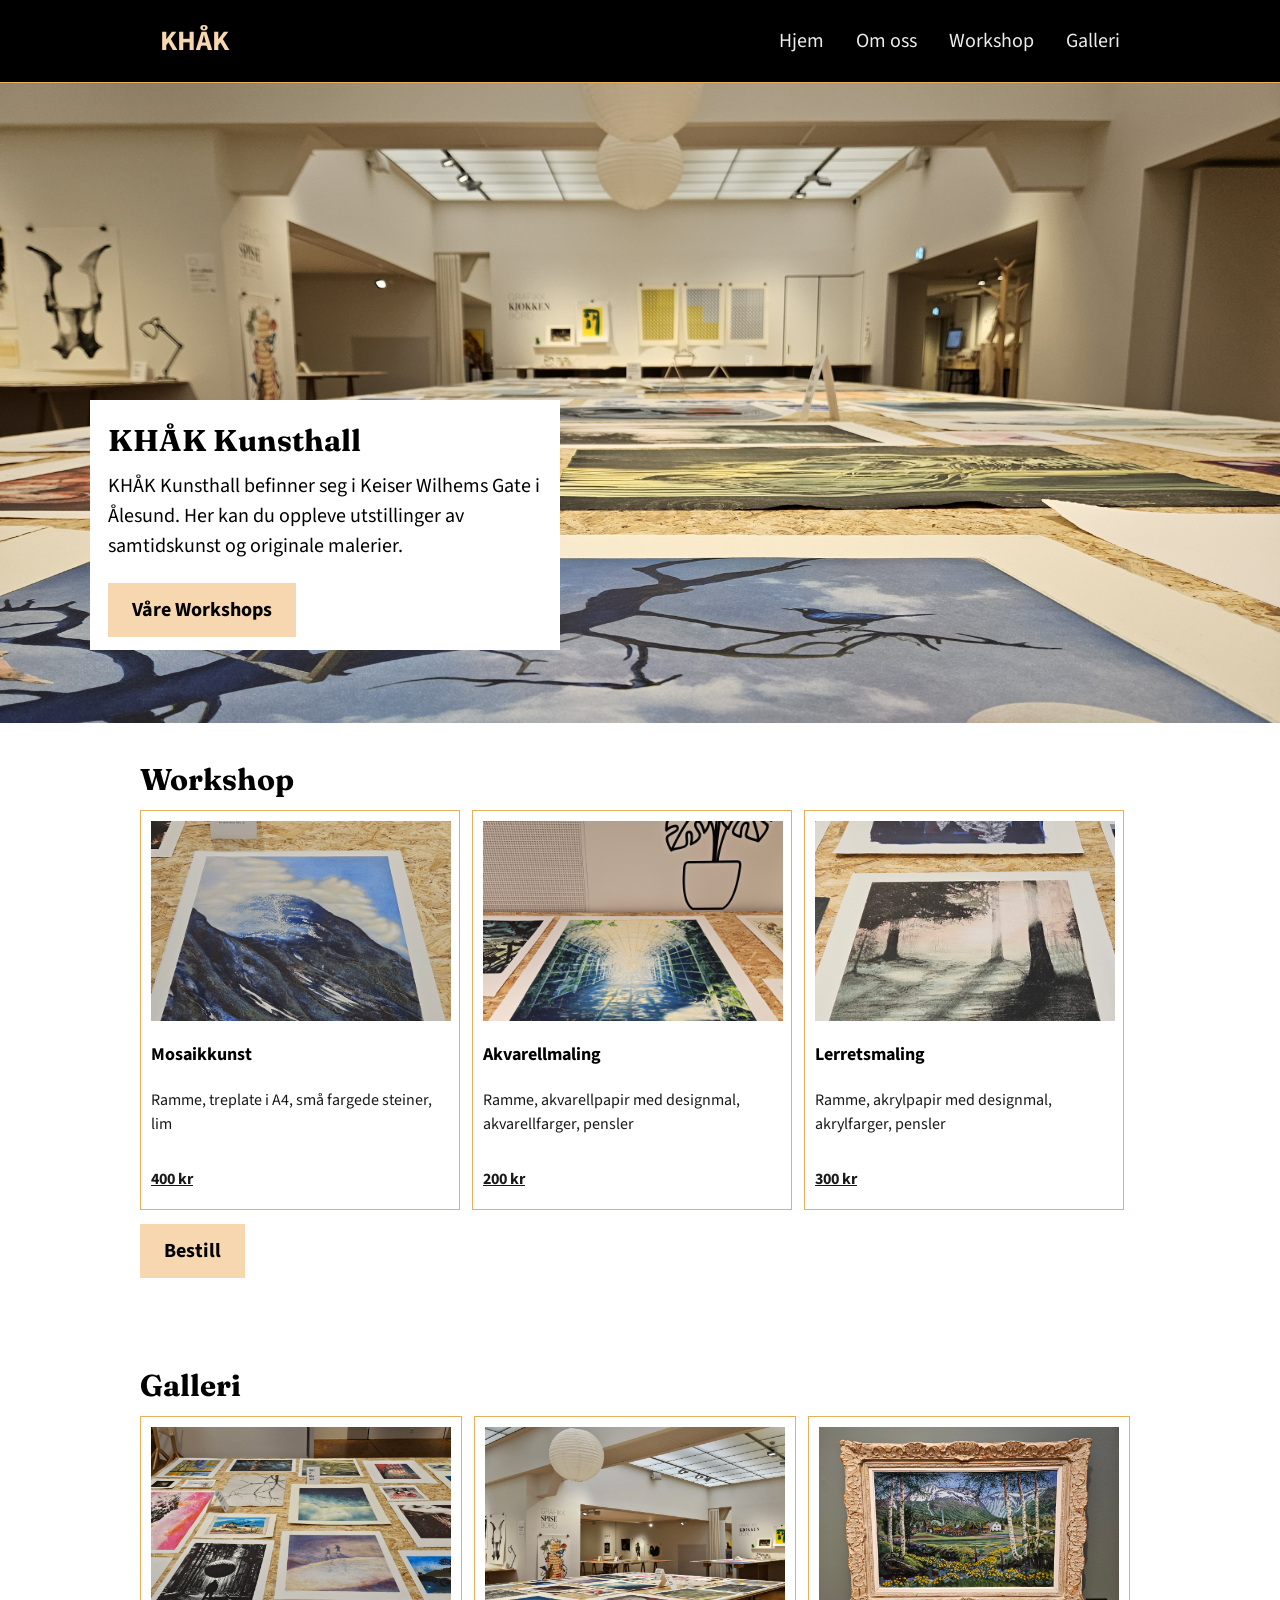
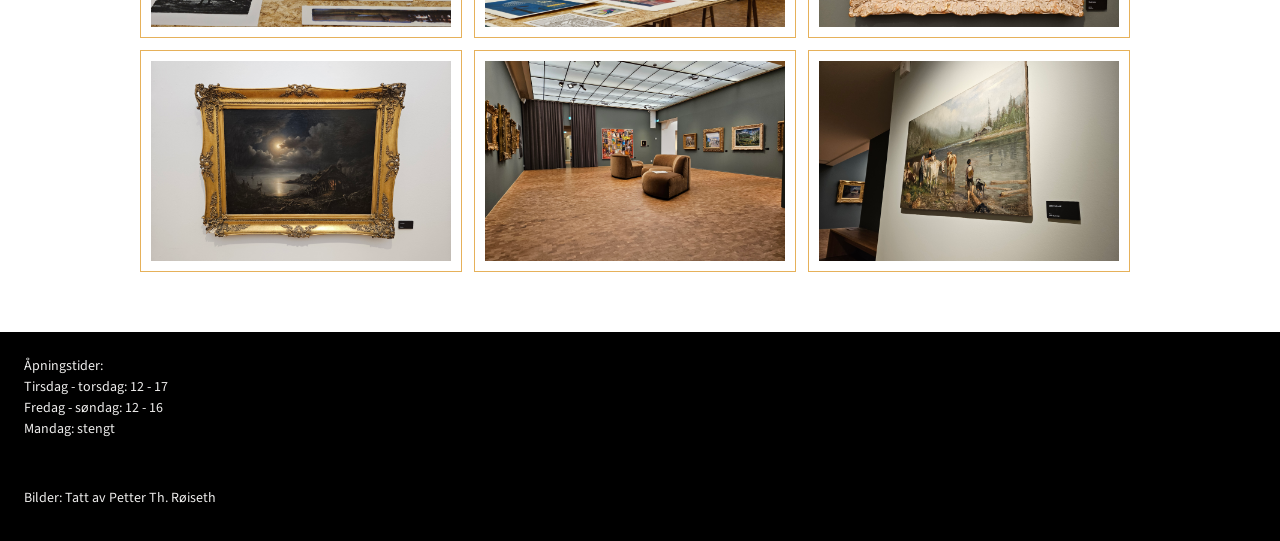
<file: index.html>
<!doctype html>
<html lang="no">
  <head>
    <meta charset="UTF-8" />
    <meta name="viewport" content="width=device-width, initial-scale=1.0" />
    <meta name="description" content="Craftsvilla Project" />
    <title>KHÅK Kunsthall</title>
    <!-- Links -->
    <!-- <link rel="shortcut icon" href="images/mars.png" type="image/x-icon" /> -->
    <link rel="preconnect" href="https://fonts.googleapis.com" />
    <link rel="preconnect" href="https://fonts.gstatic.com" crossorigin />
    <link
      href="https://fonts.googleapis.com/css2?family=Fraunces:ital,opsz,wght@0,9..144,100..900;1,9..144,100..900&family=Source+Sans+3:ital,wght@0,200..900;1,200..900&display=swap"
      rel="stylesheet"
    />
    <link rel="stylesheet" href="style.css" />
    <!-- Links END -->
  </head>
  <body>
    <!-- Header -->
    <header id="home">
      <div class="content">
        <a class="logo" href="#home">KHÅK</a>
        <nav>
          <ul class="menu">
            <li><a href="#home">Hjem</a></li>
            <li><a href="#aboutus">Om oss</a></li>
            <li><a href="#workshop">Workshop</a></li>
            <li><a href="#gallery">Galleri</a></li>
          </ul>
        </nav>
      </div>
    </header>

    <!-- Main -->
    <!-- Hero -->
    <main>
      <section class="hero">
        <img src="images/bord1.jpg" alt="Bilde av bord med malerier på" />
        <div class="content" id="hero-container">
          <h1>KHÅK Kunsthall</h1>
          <p>
            KHÅK Kunsthall befinner seg i Keiser Wilhems Gate i Ålesund. Her kan
            du oppleve utstillinger av samtidskunst og originale malerier.
          </p>
          <a class="button" href="#workshop">Våre Workshops</a>
        </div>
      </section>

      <!-- Om oss -->

      <!-- Workshop -->
      <section class="section">
        <div class="content">
          <h2>Workshop</h2>
          <div class="workshop" id="workshop">
            <article class="image-card">
              <img src="images/fjell.jpg" alt="Bilde av mosaikkunst" />
              <h3>Mosaikkunst</h3>
              <p>Ramme, treplate i A4, små fargede steiner, lim</p>
              <p class="pricetag">400 kr</p>
            </article>

            <article class="image-card">
              <img src="images/hage.jpg" alt="Bilde av akvarellmaling" />
              <h3>Akvarellmaling</h3>
              <p>Ramme, akvarellpapir med designmal, akvarellfarger, pensler</p>
              <p class="pricetag">200 kr</p>
            </article>

            <article class="image-card">
              <img src="images/skog.jpg" alt="Bilde av lerretsmaling" />
              <h3>Lerretsmaling</h3>
              <p>Ramme, akrylpapir med designmal, akrylfarger, pensler</p>
              <p class="pricetag">300 kr</p>
            </article>
          </div>
          <a class="button" href="order.html">Bestill</a>
        </div>
      </section>

      <!-- Galleri -->
      <section class="section">
        <div class="content">
          <h2>Galleri</h2>
          <div class="workshop" id="gallery">
            <article class="image-card">
              <img src="images/bord2.jpg" alt="Bilde av mosaikkunst" />
            </article>

            <article class="image-card">
              <img src="images/bord3.jpg" alt="Bilde av akvarellmaling" />
            </article>

            <article class="image-card">
              <img src="images/maleri_gård.jpg" alt="Bilde av lerretsmaling" />
            </article>

            <article class="image-card">
              <img src="images/maleri_natt.jpg" alt="Bilde av lerretsmaling" />
            </article>

            <article class="image-card">
              <img src="images/kjellholm.jpg" alt="Bilde av lerretsmaling" />
            </article>

            <article class="image-card">
              <img src="images/kuer.jpg" alt="Bilde av lerretsmaling" />
            </article>
          </div>
        </div>
      </section>
    </main>

    <!-- Footer -->
    <footer>
      <div class="content">
        <ul class="openinghours">
          <li>Åpningstider:</li>
          <li>Tirsdag - torsdag: 12 - 17</li>
          <li>Fredag - søndag: 12 - 16</li>
          <li>Mandag: stengt</li>
        </ul>
        <p>Bilder: Tatt av Petter Th. Røiseth</p>
      </div>
    </footer>
  </body>
</html>
</file>
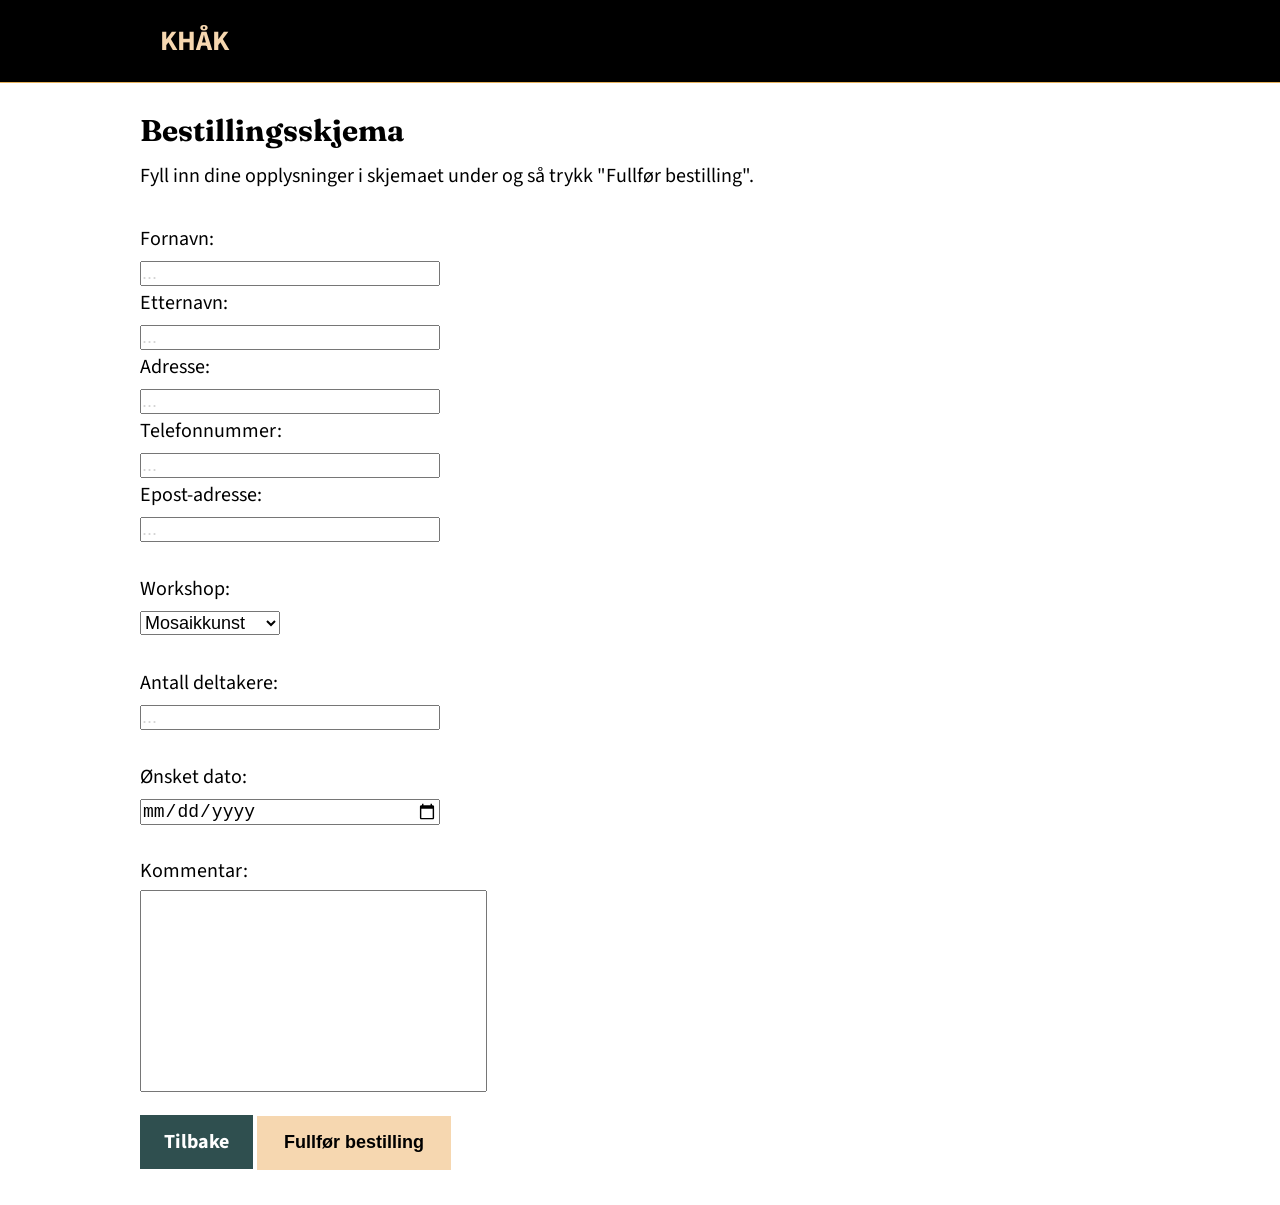
<file: order.html>
<!doctype html>
<html lang="no">
  <head>
    <meta charset="UTF-8" />
    <meta name="viewport" content="width=device-width, initial-scale=1.0" />
    <meta name="description" content="Craftsvilla Project" />
    <title>KHÅK Kunsthall</title>
    <!-- Links -->
    <!-- <link rel="shortcut icon" href="images/mars.png" type="image/x-icon" /> -->
    <link rel="preconnect" href="https://fonts.googleapis.com" />
    <link rel="preconnect" href="https://fonts.gstatic.com" crossorigin />
    <link
      href="https://fonts.googleapis.com/css2?family=Fraunces:ital,opsz,wght@0,9..144,100..900;1,9..144,100..900&family=Source+Sans+3:ital,wght@0,200..900;1,200..900&display=swap"
      rel="stylesheet"
    />
    <link rel="stylesheet" href="order.css" />
    <!-- Links END -->
  </head>
  <body>
    <!-- Header -->
    <header id="home">
      <div class="content">
        <a class="logo" href="#home">KHÅK</a>
        <nav></nav>
      </div>
    </header>

    <!-- Information -->
    <main>
      <section class="section">
        <div class="content">
          <h2>Bestillingsskjema</h2>
          <div class="info" id="info">
            <p>
              Fyll inn dine opplysninger i skjemaet under og så trykk "Fullfør
              bestilling".
            </p>
          </div>
        </div>
      </section>

      <!-- Orderform -->
      <section class="content">
        <form class="orderform" action="">
          <!-- Personal info -->
          <label for="">Fornavn:</label>
          <input type="text" placeholder="..." />
          <label for="">Etternavn:</label>
          <input type="text" placeholder="..." />
          <label for="">Adresse:</label>
          <input type="text" placeholder="..." />
          <label for="">Telefonnummer:</label>
          <input type="tel" placeholder="..." />
          <label for="">Epost-adresse:</label>
          <input type="email" placeholder="..." /> <br />
          <br />
          <!-- Workshop info -->
          <label for="">Workshop:</label>
          <select name="workshop" id="workshop">
            <option value="">Mosaikkunst</option>
            <option value="">Akvarellmaling</option>
            <option value="">Lerretsmaling</option>
          </select>
          <br />
          <br />
          <label for="">Antall deltakere:</label>
          <input
            type="number"
            name="participants"
            id="participants"
            placeholder="..."
          />
          <br />
          <br />
          <label for="">Ønsket dato:</label>
          <input type="date" name="date" id="date" />
          <br />
          <br />
          <label for="">Kommentar:</label>
          <textarea name="comment" id="comment" cols="30" rows="10"></textarea>
        </form>
      </section>

      <!-- Buttons -->
      <section class="content">
        <div class="orderbuttons">
          <a class="button" id="back" href="index.html">Tilbake</a>
          <!-- <a class="button" href="#workshop">Fullfør bestilling</a> -->
          <input id="orderfinish" type="submit" value="Fullfør bestilling" />
        </div>
      </section>
    </main>
  </body>
</html>
</file>
<file: style.css>
/* CSS Reset */

* {
  margin: 0;
  padding: 0;
  box-sizing: border-box;
}

:root {
  --background: #000000;
  --backgroundbody: #ffffff;
  --text: hsl(38, 7%, 93%);
  --textblack: #000000;
  --sand: rgb(246, 215, 176);
  --space: 20px;
  --small-space: 12px;
}

html {
  scroll-behavior: smooth;
}

body {
  background-color: var(--backgroundbody);
  color: var(--textblack);
  font-family: "Source Sans 3", sans-serif;
  font-size: 20px;
  line-height: 1.5;
}

header {
  /* position: sticky; */
  /* top: 0; */
  background-color: var(--background);
  border-bottom: 1px solid rgba(230, 177, 90, 100);
}

header .content {
  display: flex;
  justify-content: space-between;
  align-items: center;
  padding: var(--space);
}

h1,
h2 {
  font-family: "Fraunces", Georgia, "Times New Roman, Times, serif";
  margin-bottom: 8px;
}

h1 {
  font-size: 30px;
}

h3 {
  padding: 10px;
  font-size: 18px;
}

p {
  margin: 0 0 8px;
}

.logo {
  color: var(--sand);
  font-size: 28px;
  font-weight: 700;
  text-decoration: none;
}

.menu {
  display: flex;
  gap: 32px;
  list-style: none;
}

.menu a {
  color: var(--text);
  text-decoration: none;
}

.content {
  width: 1000px;
  margin: 0 auto;
}

.hero .content {
  /* min-height: 420px; */
  /* padding: 40px 0; */
  color: var(--textblack);
  /* background-color: var(--backgroundbody);
  background-image: url(images/bord1.jpg);
  background-repeat: no-repeat;
  background-position: right center;
  background-size: 400px auto;
  background-attachment: scroll; */
}

.hero .content p,
.hero h1,
.hero .button {
  max-width: 440px;
}

.hero img {
  width: 100%;
}

.button {
  display: inline-block;
  padding: 12px 24px;
  background-color: var(--sand);
  color: black;
  font-weight: 700;
  text-decoration: none;
}

#hero-container {
  padding: 18px;
  width: 470px;
  height: 250px;
  background-color: white;
  position: absolute;
  top: 400px;
  left: 90px;
}

/* Sections */

.section {
  padding: 25px 0 60px;
}

.aboutus {
  display: flex;
  gap: var(--small-space);
}

.workshop {
  display: flex;
  gap: var(--small-space);
  /* flex-wrap: wrap; */
}

.workshop img {
  padding: 10px;
  width: 320px;
  height: 220px;
  object-fit: cover;
}

.workshop .image-card {
  border: 1px solid rgba(230, 177, 90, 100);
  display: flex;
  flex-direction: column;
  height: 400px;
  width: 320px;
}

.image-card p {
  padding: 10px;
  font-size: 16px;
  opacity: 0.9;
  overflow-wrap: break-word;
}

.image-card .pricetag {
  text-decoration: underline;
  margin-top: auto;
  font-weight: 700;
}

.content .button {
  margin-top: 14px;
}

#gallery {
  flex-wrap: wrap;
}

#gallery .image-card {
  width: auto;
  height: auto;
}

/* Footer */

footer {
  color: var(--text);
  background-color: var(--background);
}

footer .content {
  display: flex;
  flex-direction: column;
  gap: 0px;
  width: auto;
  font-size: 14px;
}

footer .openinghours {
  padding: 24px;
  font-size: 14px;
  list-style: none;
}

footer p {
  padding: 24px;
}
</file>
<file: order.css>
/* CSS Reset */

* {
  margin: 0;
  padding: 0;
  box-sizing: border-box;
}

:root {
  --background: #000000;
  --backgroundbody: #ffffff;
  --text: hsl(38, 7%, 93%);
  --textblack: #000000;
  --sand: rgb(246, 215, 176);
  --space: 20px;
  --small-space: 12px;
}

html {
  scroll-behavior: smooth;
}

body {
  background-color: var(--backgroundbody);
  color: var(--textblack);
  font-family: "Source Sans 3", sans-serif;
  font-size: 20px;
  line-height: 1.5;
}

header {
  /* position: sticky; */
  /* top: 0; */
  background-color: var(--background);
  border-bottom: 1px solid rgba(230, 177, 90, 100);
}

header .content {
  display: flex;
  justify-content: space-between;
  align-items: center;
  padding: var(--space);
}

h1,
h2 {
  font-family: "Fraunces", Georgia, "Times New Roman, Times, serif";
  margin-bottom: 8px;
}

h1 {
  font-size: 30px;
}

h3 {
  padding: 10px;
  font-size: 18px;
}

p {
  margin: 0 0 8px;
}

.logo {
  color: var(--sand);
  font-size: 28px;
  font-weight: 700;
  text-decoration: none;
}

.menu {
  display: flex;
  gap: 32px;
  list-style: none;
}

.menu a {
  color: var(--text);
  text-decoration: none;
}

.content {
  width: 1000px;
  margin: 0 auto;
  color: var(--textblack);
}

.button {
  display: inline-block;
  padding: 12px 24px;
  background-color: var(--sand);
  color: black;
  font-weight: 700;
  text-decoration: none;
}

/* Sections */

.section {
  padding: 25px 0 25px;
}

.info {
  display: flex;
  gap: var(--small-space);
}

.content .button {
  margin-top: 14px;
}

.orderform {
  font-size: 20px;
}

label {
  display: block;
  margin-bottom: 4px;
}

input {
  width: 30%;
  font-size: 18px;
}

::placeholder {
  opacity: 30%;
}

select {
  font-size: 18px;
}

textarea {
  resize: none;
  font-size: 18px;
}

#orderfinish {
  display: inline-block;
  padding: 12px 24px;
  background-color: var(--sand);
  color: black;
  font-weight: 700;
  text-decoration: none;
  border: none;
  width: 194px;
  height: 54px;
}

.orderbuttons {
  padding-bottom: 25px;
}

#back {
  background-color: darkslategray;
  color: white;
}
</file>
